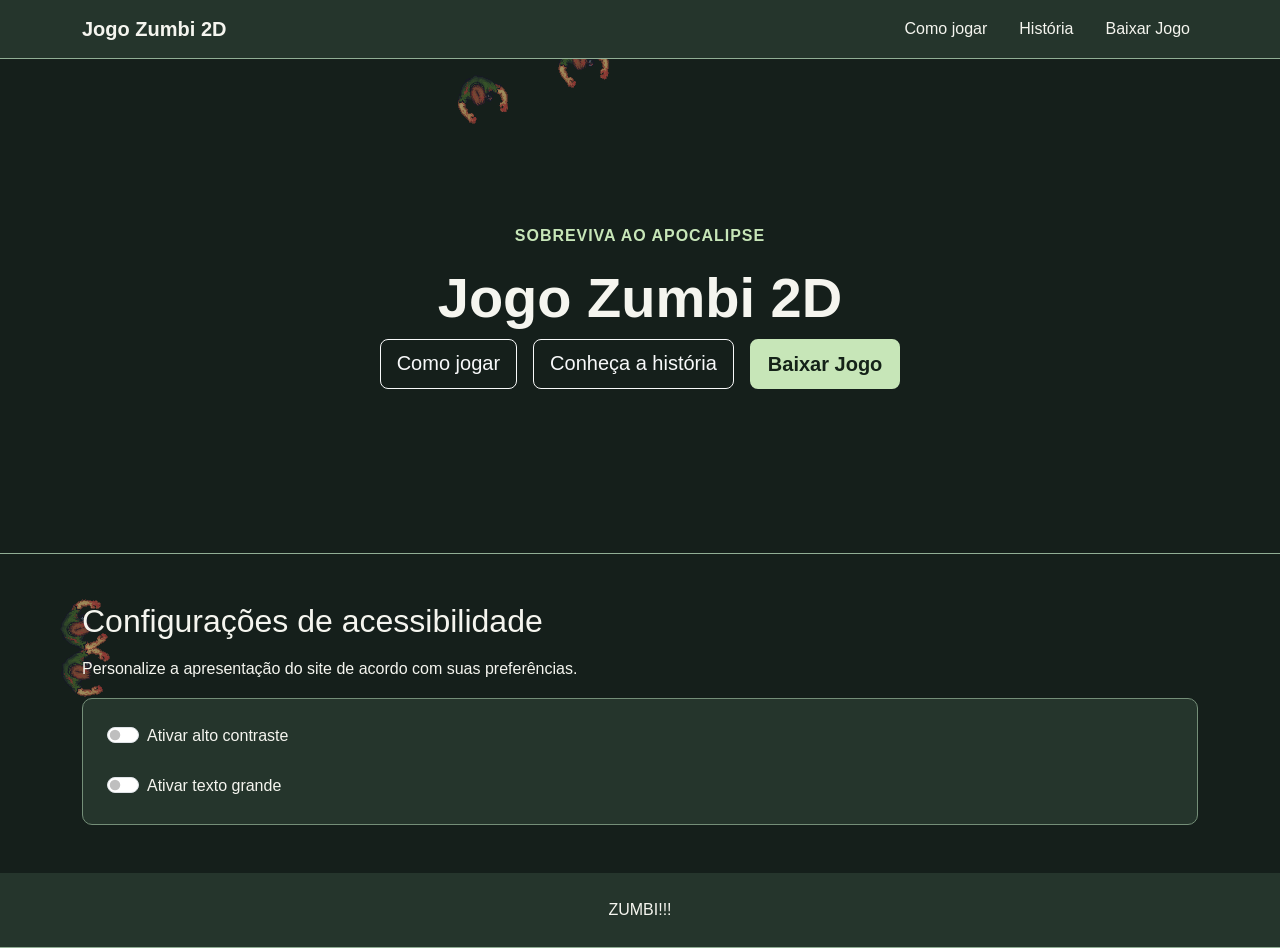
<file: index.html>
<!DOCTYPE html>
<html lang="pt-BR">

<head>
    <meta charset="UTF-8">
    <meta name="viewport"
          content="width=device-width, initial-scale=1.0">

    <title>Jogo Zumbi 2D</title>

    <link
      href="https://cdn.jsdelivr.net/npm/bootstrap@5.3.8/dist/css/bootstrap.min.css"
      rel="stylesheet"
      integrity="sha384-sRIl4kxILFvY47J16cr9ZwB07vP4J8+LH7qKQnuqkuIAvNWLzeN8tE5YBujZqJLB"
      crossorigin="anonymous">

    <link rel="stylesheet" href="./style.css">
</head>

<body>
    <div id="camada-zumbis"
        class="camada-zumbi"
        aria-hidden="true">
    </div>


    <header class="site-header">

        <nav class="navbar navbar-expand-lg navbar-dark"
             aria-label="Navegação principal">

            <div class="container">

                <a class="navbar-brand fw-bold"
                   href="./index.html">
                    Jogo Zumbi 2D
                </a>

                <button
                    class="navbar-toggler"
                    type="button"
                    data-bs-toggle="collapse"
                    data-bs-target="#menuNavegacao"
                    aria-controls="menuNavegacao"
                    aria-expanded="false"
                    aria-label="Abrir ou fechar menu">

                    <span class="navbar-toggler-icon"></span>
                </button>

                <div class="collapse navbar-collapse"
                     id="menuNavegacao">

                    <ul class="navbar-nav ms-auto gap-lg-3">

                        <li class="nav-item">
                            <a class="nav-link"
                               href="./como-jogar.html">
                                Como jogar
                            </a>
                        </li>
                        <li class="nav-item">
                            <a class="nav-link"
                               href="./historia.html">
                                História
                            </a>
                        </li>

                        <li class="nav-item">
                            <a class="nav-link"
                               href="./baixar-jogo.html">
                                Baixar Jogo
                            </a>
                        </li>

                    </ul>
                </div>
            </div>
        </nav>
    </header>

    <main id="principal">
        

        <section id="inicio"
                 class="hero py-5"
                 aria-labelledby="titulo-principal">

            <div class="container">

                <div class="row justify-content-center">
                    <div class="col-12 col-lg-9
                                text-center py-4">

                        <p class="destaque fw-bold">
                            SOBREVIVA AO APOCALIPSE
                        </p>

                        <h1 id="titulo-principal"
                            class="display-4 fw-bold">
                            Jogo Zumbi 2D
                        </h1>

                        

                        <div class="d-flex flex-wrap
                                    justify-content-center
                                    gap-3">

                            <a href="./como-jogar.html"
                               class="btn btn-outline-light btn-lg">
                                Como jogar
                            </a>

                            <a href="./historia.html"
                               class="btn btn-outline-light btn-lg">
                                Conheça a história
                            </a>

                            <a href="./baixar-jogo.html"
                               class="btn btn-tema btn-lg">
                                Baixar Jogo
                            </a>

                        </div>

                    </div>
                </div>
            </div>
        </section>

        <section id="configuracoes"
                 class="container py-5"
                 aria-labelledby="titulo-configuracoes">

            <h2 id="titulo-configuracoes" class="mb-3">
                Configurações de acessibilidade
            </h2>

            <p>
                Personalize a apresentação do site
                de acordo com suas preferências.
            </p>

            <div class="card card-zumbi">
                <div class="card-body p-4">

                    <div class="form-check form-switch mb-4">

                        <input
                            type="checkbox"
                            class="form-check-input"
                            role="switch"
                            id="alto-contraste">

                        <label class="form-check-label"
                               for="alto-contraste">
                            Ativar alto contraste
                        </label>

                    </div>

                    <div class="form-check form-switch">

                        <input
                            type="checkbox"
                            class="form-check-input"
                            role="switch"
                            id="texto-grande">

                        <label class="form-check-label"
                               for="texto-grande">
                            Ativar texto grande
                        </label>

                        

                    </div>

                </div>
            </div>
        </section>

    </main>

    <footer class="site-header py-4">
        <div class="container text-center">
            <p class="mb-0">
                ZUMBI!!!
            </p>
        </div>
    </footer>

    <script
      src="https://cdn.jsdelivr.net/npm/bootstrap@5.3.8/dist/js/bootstrap.bundle.min.js"
      integrity="sha384-FKyoEForCGlyvwx9Hj09JcYn3nv7wiPVlz7YYwJrWVcXK/BmnVDxM+D2scQbITxI"
      crossorigin="anonymous"></script>

    <script src="./script.js"></script>
    <script src="./zumbi.js"></script>

</body>
</html>
</file>
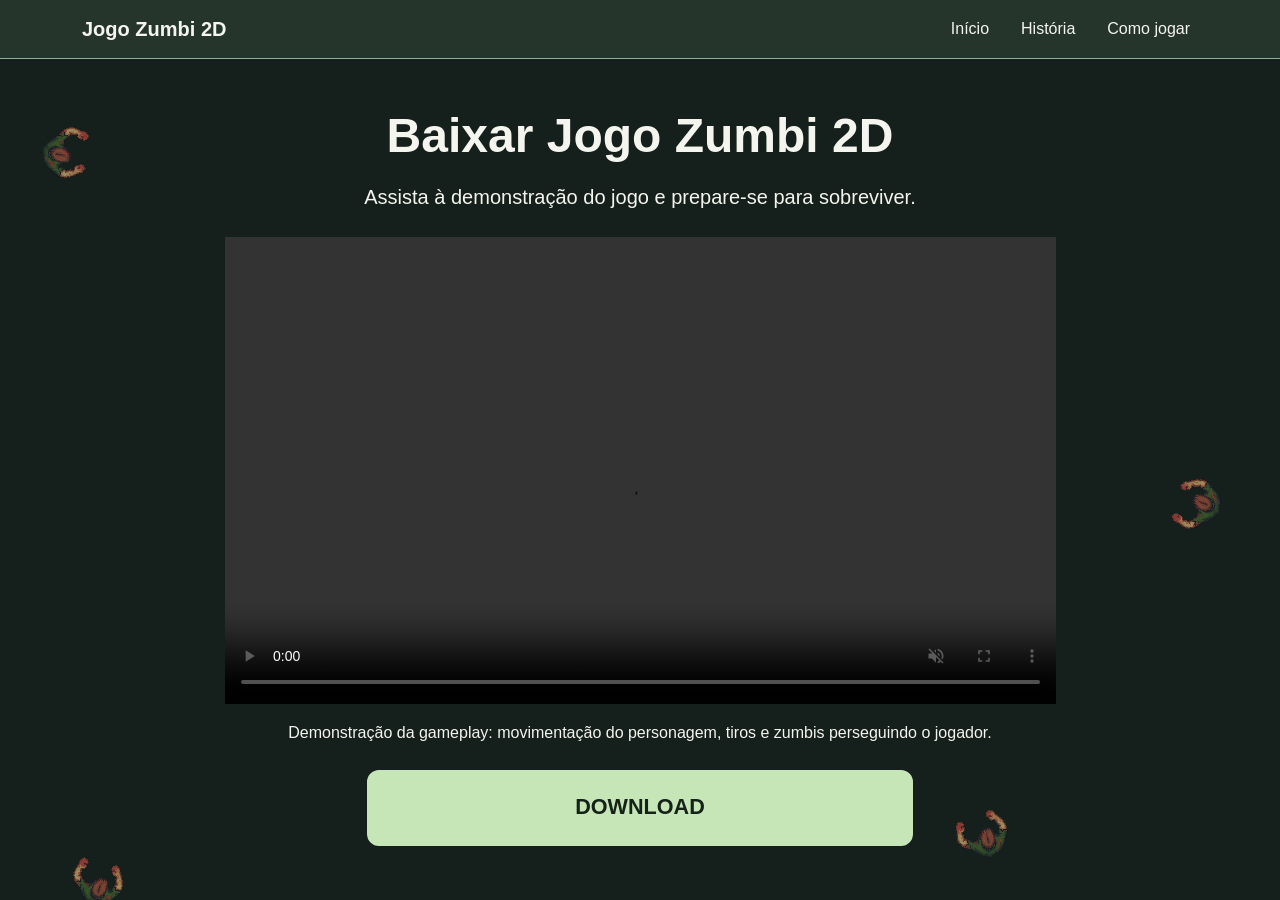
<file: baixar-jogo.html>
<!DOCTYPE html>
<html lang="pt-BR">
<head>
    <meta charset="UTF-8">
    <meta name="viewport" content="width=device-width, initial-scale=1.0">
    <title>Baixar Jogo</title>
    <link
      href="https://cdn.jsdelivr.net/npm/bootstrap@5.3.8/dist/css/bootstrap.min.css"
      rel="stylesheet"
      integrity="sha384-sRIl4kxILFvY47J16cr9ZwB07vP4J8+LH7qKQnuqkuIAvNWLzeN8tE5YBujZqJLB"
      crossorigin="anonymous">

    <link rel="stylesheet" href="./style.css">
</head>
<body>
    <div id="camada-zumbis"
        class="camada-zumbi"
        aria-hidden="true">
    </div>
    <header class="site-header">

        <nav class="navbar navbar-expand-lg navbar-dark"
             aria-label="Navegação principal">

            <div class="container">

                <a class="navbar-brand fw-bold"
                   href="./index.html">
                    Jogo Zumbi 2D
                </a>

                <button
                    class="navbar-toggler"
                    type="button"
                    data-bs-toggle="collapse"
                    data-bs-target="#menuNavegacao"
                    aria-controls="menuNavegacao"
                    aria-expanded="false"
                    aria-label="Abrir ou fechar menu">

                    <span class="navbar-toggler-icon"></span>
                </button>

                <div class="collapse navbar-collapse"
                     id="menuNavegacao">

                    <ul class="navbar-nav ms-auto gap-lg-3">

                        <li class="nav-item">
                            <a class="nav-link "
                               href="./index.html">
                                Início
                            </a>
                        </li>
                        <li class="nav-item">
                            <a class="nav-link"
                               href="./historia.html">
                                História
                            </a>
                        </li>

                        <li class="nav-item">
                            <a class="nav-link"
                               href="./como-jogar.html">
                                Como jogar
                            </a>
                        </li>


                        

                    </ul>
                </div>
            </div>
        </nav>
    </header>

    <main id="principal" class="container py-5">

    <section aria-labelledby="titulo-download"
             class="text-center">

        <div class="row justify-content-center">

            <div class="col-12 col-lg-9">

                <h1 id="titulo-download"
                    class="display-5 fw-bold mb-3">
                    Baixar Jogo Zumbi 2D
                </h1>

                <p class="lead mb-4">
                    Assista à demonstração do jogo
                    e prepare-se para sobreviver.
                </p>

                
                <figure class="mb-4">

                    <div class="ratio ratio-16x9">
                        <video
                            autoplay
                            muted
                            
                            playsinline
                            controls
                            preload="auto">

                            <source
                                src="./assets/videogameplay.mp4"
                                type="video/mp4">

                            Seu navegador não suporta vídeos HTML5.
                        </video>
                    </div>

                    <figcaption id="descricao-gameplay"
                                class="mt-3">

                        Demonstração da gameplay:
                        movimentação do personagem,
                        tiros e zumbis perseguindo
                        o jogador.

                    </figcaption>

                </figure>

                
                <div class="row justify-content-center">

                    <div class="col-12 col-md-9 col-lg-8">

                        <a
                            href="./assets/JOGO.mp4"
                            class="btn btn-tema btn-download
                            btn-lg w-100 py-3 px-4"
                            download="Gameplay-Jogo-Zumbi-2D.mp4">

                             DOWNLOAD

                        </a>

                    </div>

                </div>

                

            </div>
        </div>

    </section>
    </main>


    <script
      src="https://cdn.jsdelivr.net/npm/bootstrap@5.3.8/dist/js/bootstrap.bundle.min.js"
      integrity="sha384-FKyoEForCGlyvwx9Hj09JcYn3nv7wiPVlz7YYwJrWVcXK/BmnVDxM+D2scQbITxI"
      crossorigin="anonymous"></script>

    <script src="./script.js"></script>
    <script src="./zumbi.js"></script>
</body>
</html>
</file>
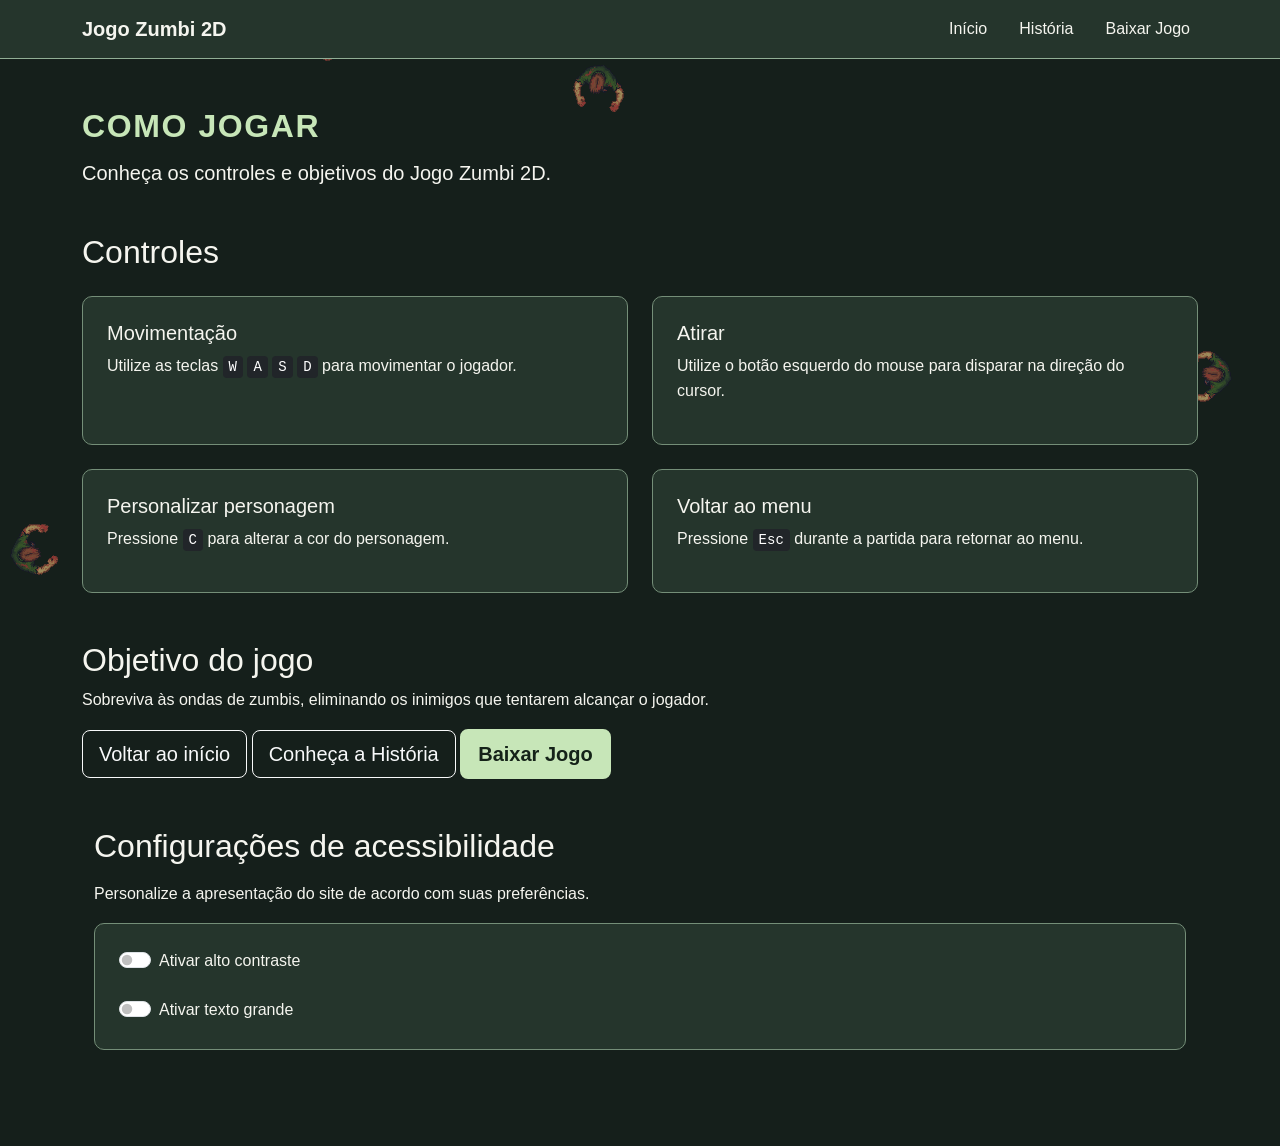
<file: como-jogar.html>
<!DOCTYPE html>
<html lang="pt-BR">
<head>
    <meta charset="UTF-8">
    <meta name="viewport" content="width=device-width, initial-scale=1.0">
    <title>Como jogar</title>
    <link
      href="https://cdn.jsdelivr.net/npm/bootstrap@5.3.8/dist/css/bootstrap.min.css"
      rel="stylesheet"
      integrity="sha384-sRIl4kxILFvY47J16cr9ZwB07vP4J8+LH7qKQnuqkuIAvNWLzeN8tE5YBujZqJLB"
      crossorigin="anonymous">

    <link rel="stylesheet" href="./style.css">
</head>
<body>
    <div id="camada-zumbis"
        class="camada-zumbi"
        aria-hidden="true">
    </div>
    <header class="site-header">

        <nav class="navbar navbar-expand-lg navbar-dark"
             aria-label="Navegação principal">

            <div class="container">

                <a class="navbar-brand fw-bold"
                   href="./index.html">
                    Jogo Zumbi 2D
                </a>

                <button
                    class="navbar-toggler"
                    type="button"
                    data-bs-toggle="collapse"
                    data-bs-target="#menuNavegacao"
                    aria-controls="menuNavegacao"
                    aria-expanded="false"
                    aria-label="Abrir ou fechar menu">

                    <span class="navbar-toggler-icon"></span>
                </button>

                <div class="collapse navbar-collapse"
                     id="menuNavegacao">

                    <ul class="navbar-nav ms-auto gap-lg-3">

                        <li class="nav-item">
                            <a class="nav-link"
                               href="./index.html">
                                Início
                            </a>
                        </li>
                        <li class="nav-item">
                            <a class="nav-link"
                               href="./historia.html">
                                História
                            </a>
                        </li>

                        <li class="nav-item">
                            <a class="nav-link"
                               href="./baixar-jogo.html">
                                Baixar Jogo
                            </a>
                        </li>


                        

                    </ul>
                </div>
            </div>
        </nav>
    </header>
    <main id="principal" class="container py-5">

    <section aria-labelledby="titulo-como-jogar">

        <h1 id="titulo-como-jogar" class="mb-3 section-title">
            Como jogar
        </h1>

        <h4 class="lead mb-5 ">
            Conheça os controles e objetivos
            do Jogo Zumbi 2D.
        </h4>

        <h2 class="mb-4">
            Controles
        </h2>

        <div class="row g-4 mb-5">

            <div class="col-12 col-md-6">
                <article class="card card-zumbi h-100">
                    <div class="card-body p-4">

                        <h3 class="h5">
                            Movimentação
                        </h3>

                        <p>
                            Utilize as teclas
                            <kbd>W</kbd>
                            <kbd>A</kbd>
                            <kbd>S</kbd>
                            <kbd>D</kbd>
                            para movimentar o jogador.
                        </p>

                    </div>
                </article>
            </div>

            <div class="col-12 col-md-6">
                <article class="card card-zumbi h-100">
                    <div class="card-body p-4">

                        <h3 class="h5">
                            Atirar
                        </h3>

                        <p>
                            Utilize o botão esquerdo
                            do mouse para disparar
                            na direção do cursor.
                        </p>

                    </div>
                </article>
            </div>

            <div class="col-12 col-md-6">
                <article class="card card-zumbi h-100">
                    <div class="card-body p-4">

                        <h3 class="h5">
                            Personalizar personagem
                        </h3>

                        <p>
                            Pressione <kbd>C</kbd>
                            para alterar a cor
                            do personagem.
                        </p>

                    </div>
                </article>
            </div>

            <div class="col-12 col-md-6">
                <article class="card card-zumbi h-100">
                    <div class="card-body p-4">

                        <h3 class="h5">
                            Voltar ao menu
                        </h3>

                        <p>
                            Pressione <kbd>Esc</kbd>
                            durante a partida
                            para retornar ao menu.
                        </p>

                    </div>
                </article>
            </div>

        </div>

        <h2>
            Objetivo do jogo
        </h2>

        <p>
            Sobreviva às ondas de zumbis,
            eliminando os inimigos que
            tentarem alcançar o jogador.
        </p>

        <a href="./index.html"
           class="btn btn-outline-light btn-lg">
            Voltar ao início
        </a>
        <a href="./historia.html"
           class="btn btn-outline-light btn-lg">
            Conheça a História
        </a>
        <a href="./baixar-jogo.html"
           class="btn btn-tema btn-lg ">
            Baixar Jogo
        </a>

    </section>
    <section id="configuracoes"
                 class="container py-5"
                 aria-labelledby="titulo-configuracoes">

            <h2 id="titulo-configuracoes" class="mb-3">
                Configurações de acessibilidade
            </h2>

            <p>
                Personalize a apresentação do site
                de acordo com suas preferências.
            </p>

            <div class="card card-zumbi">
                <div class="card-body p-4">

                    <div class="form-check form-switch mb-4">

                        <input
                            type="checkbox"
                            class="form-check-input"
                            role="switch"
                            id="alto-contraste">

                        <label class="form-check-label"
                               for="alto-contraste">
                            Ativar alto contraste
                        </label>

                    </div>

                    <div class="form-check form-switch">

                        <input
                            type="checkbox"
                            class="form-check-input"
                            role="switch"
                            id="texto-grande">

                        <label class="form-check-label"
                               for="texto-grande">
                            Ativar texto grande
                        </label>

                    </div>

                </div>
            </div>
        </section>

</main>

    <script
      src="https://cdn.jsdelivr.net/npm/bootstrap@5.3.8/dist/js/bootstrap.bundle.min.js"
      integrity="sha384-FKyoEForCGlyvwx9Hj09JcYn3nv7wiPVlz7YYwJrWVcXK/BmnVDxM+D2scQbITxI"
      crossorigin="anonymous"></script>

    <script src="./script.js"></script>
    <script src="./zumbi.js"></script>
    
</body>
</html>
</file>
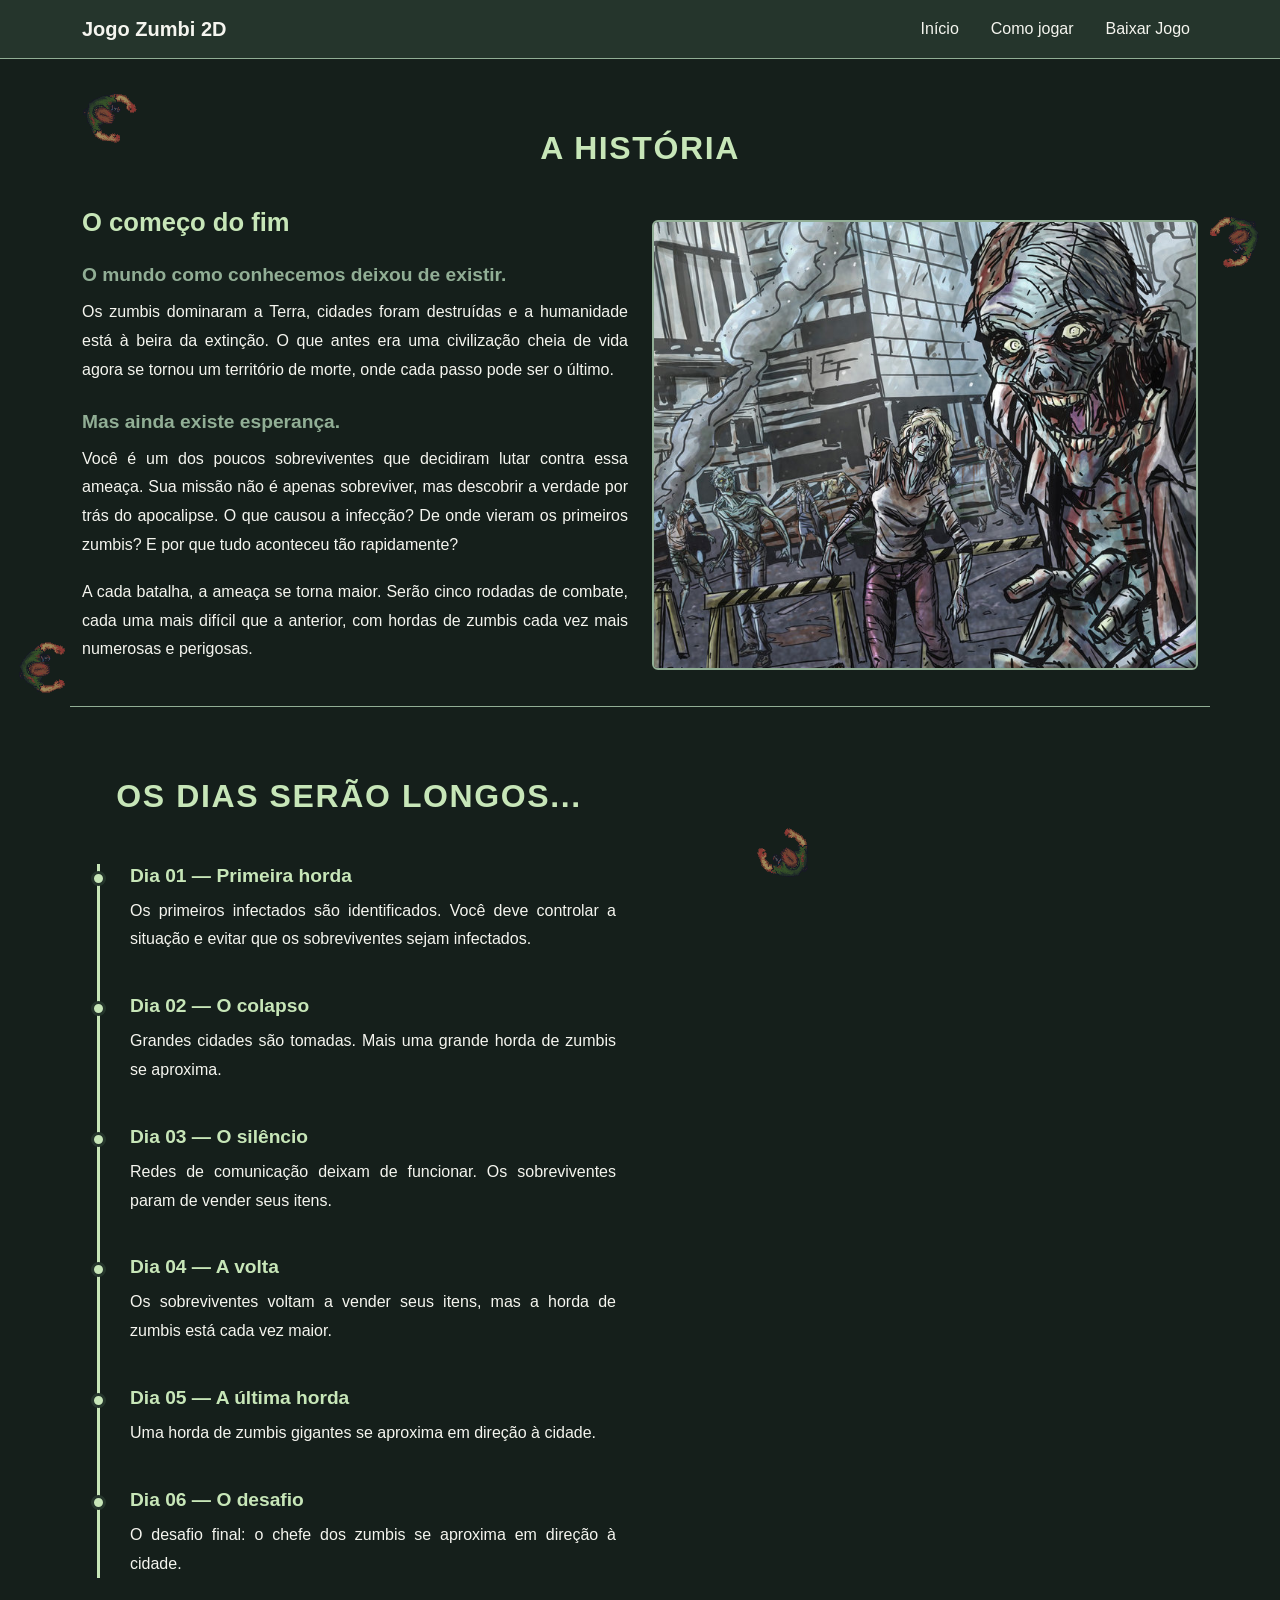
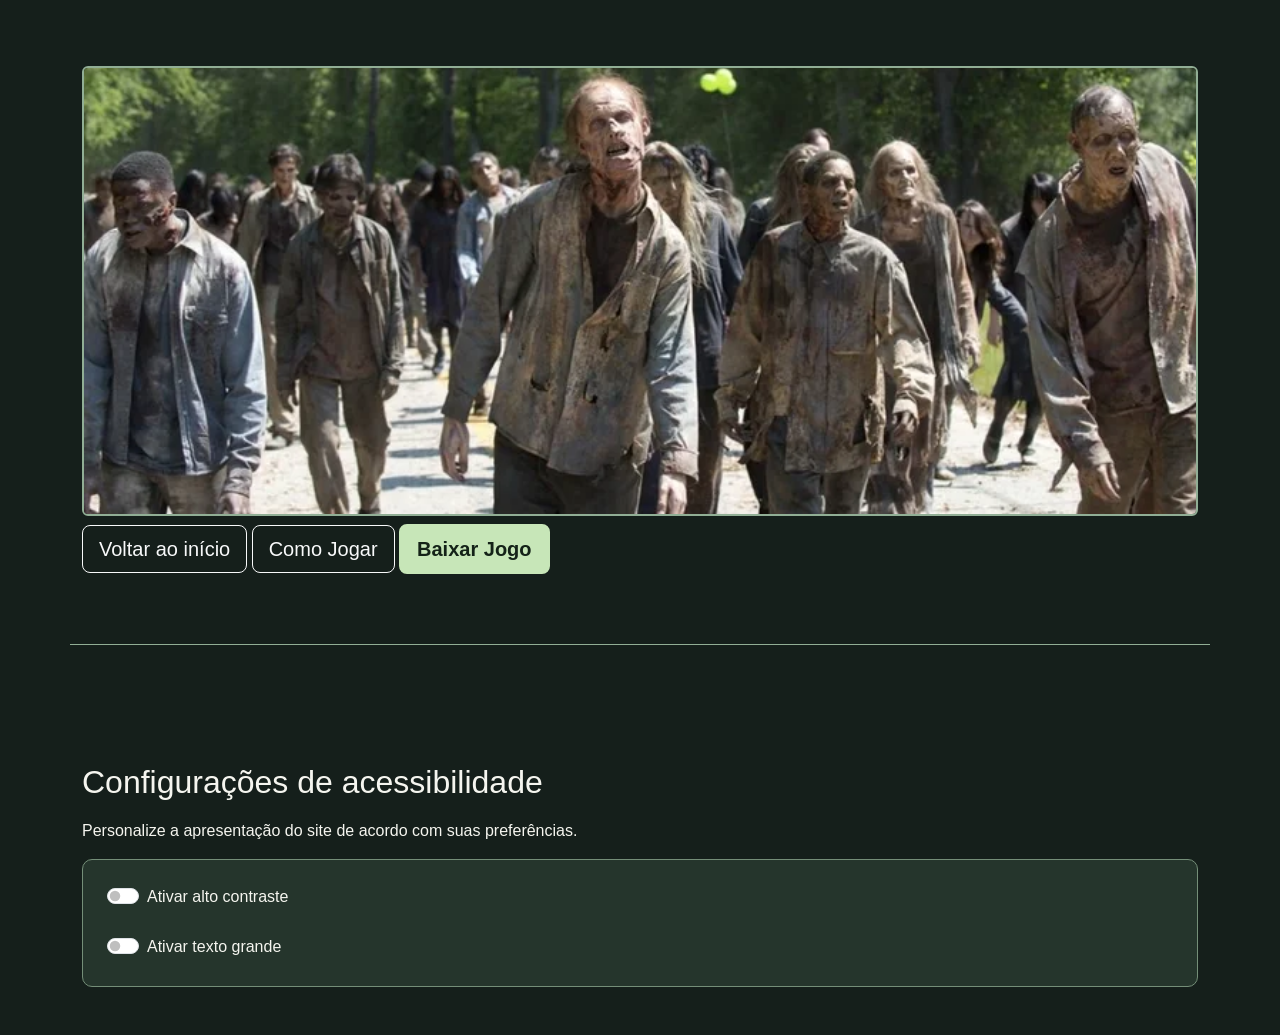
<file: historia.html>
<!DOCTYPE html>
<html lang="pt-BR">
<head>
    <meta charset="UTF-8">
    <meta name="viewport" content="width=device-width, initial-scale=1.0">
    <title>História | Jogo Zumbi 2d</title>
    <link href="https://cdn.jsdelivr.net/npm/bootstrap@5.3.8/dist/css/bootstrap.min.css"
    rel="stylesheet">

   <link rel="stylesheet" href="./style.css">
</head>
<body>
    <div id="camada-zumbis"
        class="camada-zumbi"
        aria-hidden="true">
    </div>

    <header class="site-header">

        <nav class="navbar navbar-expand-lg navbar-dark"
             aria-label="Navegação principal">

            <div class="container">

                <a class="navbar-brand fw-bold"
                   href="./index.html">
                    Jogo Zumbi 2D
                </a>

                <button
                    class="navbar-toggler"
                    type="button"
                    data-bs-toggle="collapse"
                    data-bs-target="#menuNavegacao"
                    aria-controls="menuNavegacao"
                    aria-expanded="false"
                    aria-label="Abrir ou fechar menu">

                    <span class="navbar-toggler-icon"></span>
                </button>

                <div class="collapse navbar-collapse"
                     id="menuNavegacao">

                    <ul class="navbar-nav ms-auto gap-lg-3">

                        <li class="nav-item">
                            <a class="nav-link"
                               href="./index.html">
                                Início
                            </a>
                        </li>

                        <li class="nav-item">
                            <a class="nav-link"
                               href="./como-jogar.html">
                                Como jogar
                            </a>
                        </li>
                        <li class="nav-item">
                            <a class="nav-link"
                               href="./baixar-jogo.html">
                                Baixar Jogo
                            </a>
                        </li>

                    </ul>
                </div>
            </div>
        </nav>

    </header>
    <main>

     <section class="story-section" id="historia">

        <div class="container">

            <h2 class="section-title text-center">
                A história
            </h2>

            <div class="row align-items-center g-4">

                <div class="col-lg-6">

                    <h3>O começo do fim</h3>

                    <h4>O mundo como conhecemos deixou de existir.</h4>

                    <p>
                        Os zumbis dominaram a Terra, cidades foram destruídas e a humanidade está à beira da extinção. 
                        O que antes era uma civilização cheia de vida agora se tornou um território de morte, 
                        onde cada passo pode ser o último.
                    </p>


                    <h4>Mas ainda existe esperança.</h4>

                    <p>
                        Você é um dos poucos sobreviventes que decidiram lutar contra essa ameaça.
                        Sua missão não é apenas sobreviver, mas descobrir a verdade por trás do apocalipse.
                        O que causou a infecção? De onde vieram os primeiros zumbis? 
                        E por que tudo aconteceu tão rapidamente?
                    </p>

                    <p>
                        A cada batalha, a ameaça se torna maior. Serão cinco rodadas de combate, 
                        cada uma mais difícil que a anterior, com hordas de zumbis cada vez mais numerosas e perigosas.
                    </p>


                </div>

                <div class="col-lg-6">

                    <img
                        src="assets/apocalipsezumbi1.jpg"
                        class="img-fluid rounded"
                        alt="Paisagem abandonada">

                </div>


                <section class="story-section " id="cronologia">

        <div class="container">

    <div class="row align-items-center g-5">

        <div class="col-lg-6">

            <h2 class="section-title text-center">
                Os dias serão longos...
            </h2>

            <div class="timeline mt-5 align-items-center">

                <div class="timeline-item">
                    <h4>Dia 01 — Primeira horda</h4>
                    <p>
                        Os primeiros infectados são identificados.
                        Você deve controlar a situação e evitar que os
                        sobreviventes sejam infectados.
                    </p>
                </div>

                <div class="timeline-item">
                    <h4>Dia 02 — O colapso</h4>
                    <p>
                        Grandes cidades são tomadas. Mais uma grande
                        horda de zumbis se aproxima.
                    </p>
                </div>

                <div class="timeline-item">
                    <h4>Dia 03 — O silêncio</h4>
                    <p>
                        Redes de comunicação deixam de funcionar.
                        Os sobreviventes param de vender seus itens.
                    </p>
                </div>

                <div class="timeline-item">
                    <h4>Dia 04 — A volta</h4>
                    <p>
                        Os sobreviventes voltam a vender seus itens,
                        mas a horda de zumbis está cada vez maior.
                    </p>
                </div>

                <div class="timeline-item">
                    <h4>Dia 05 — A última horda</h4>
                    <p>
                        Uma horda de zumbis gigantes se aproxima
                        em direção à cidade.
                    </p>
                </div>

                <div class="timeline-item">
                    <h4>Dia 06 — O desafio</h4>
                    <p>
                        O desafio final: o chefe dos zumbis se aproxima
                        em direção à cidade.
                    </p>
                </div>

            </div>

        </div>

        <div class="h-100" style="min-height: 400px;">
                <img
                    src="assets/apocalipsezumbi3.webp"
                    class="w-100 h-100 rounded"
                    alt="Paisagem pós-apocalíptica"
                    style="object-fit: cover;"
                >
            </div>

    </div>
    <a href="./index.html"
           class="btn btn-outline-light btn-lg mt-2">
            Voltar ao início
        </a>
        <a href="./como-jogar.html"
           class="btn btn-outline-light btn-lg mt-2">
            Como Jogar
        </a>
        <a href="./baixar-jogo.html"
           class="btn btn-tema btn-lg mt-2">
            Baixar Jogo
        </a>
    

</div>


    </section>

                
            </div>
            

        </div>

        

    </section>

    <section id="configuracoes"
                 class="container py-5"
                 aria-labelledby="titulo-configuracoes">

            <h2 id="titulo-configuracoes" class="mb-3">
                Configurações de acessibilidade
            </h2>

            <p>
                Personalize a apresentação do site
                de acordo com suas preferências.
            </p>

            <div class="card card-zumbi">
                <div class="card-body p-4">

                    <div class="form-check form-switch mb-4">

                        <input
                            type="checkbox"
                            class="form-check-input"
                            role="switch"
                            id="alto-contraste">

                        <label class="form-check-label"
                               for="alto-contraste">
                            Ativar alto contraste
                        </label>

                    </div>

                    <div class="form-check form-switch">

                        <input
                            type="checkbox"
                            class="form-check-input"
                            role="switch"
                            id="texto-grande">

                        <label class="form-check-label"
                               for="texto-grande">
                            Ativar texto grande
                        </label>

                        

                    </div>

                </div>
            </div>
        </section>
    </main>

    <script src="./script.js"></script>
    <script src="https://cdn.jsdelivr.net/npm/bootstrap@5.3.8/dist/js/bootstrap.bundle.min.js"></script>
    <script src="./zumbi.js"></script>

</body>
</html>
</file>
<file: style.css>
:root{
    --fundo: #151f1b;
    --superficie: #25352c;
    --texto: #f5f5ef;
    --destaque: #c7e6b8;
    --texto-botao:#142218;
    --borda: #91ae95;
    --foco: #ffdc73;
}

body{
    margin: 0;
    background: var(--fundo);
    color: var(--texto);
    font-family: arial,sans-serif;
    font-size: 1rem;
    line-height: 1.6;
}
.site-header{
    background: var(--superficie);
    border-bottom: 1px solid var(--borda);
}

.navbar .navbar-brand, .navbar .nav-link{
    color: var(--texto);
}

.navbar .nav-link:hover{
    color: var(--destaque);
}

.hero{
    background: var(--fundo);
    border-bottom: 1px solid var(--borda);
    min-height: 55vh;
    display: flex;
    align-items: center;
}

.destaque{
    color: var(--destaque);
    letter-spacing: 0.06em;
}

h1,h2,h3{
    color: var(--texto);
}

h4{
    font-size: 1.2rem;
}

.btn-tema{
    background: var(--destaque);
    color: var(--texto-botao);
    border: 2px solid var(--destaque);
    font-weight: 700;
    min-height: 48px;
}
.btn-tema:hover{
    background: #e3f5dc;
    color: #142218;
    border-color: #e3f5dc;
}

.card-zumbi{
    background: var(--superficie);
    color:var(--texto);
    border: 1px solid #748e78;
    border-radius: 10px;
}

body.alto-contraste {
    --fundo: #000000;
    --superficie: #000000;
    --texto: #ffffff;
    --destaque: #ffff00;
    --borda: #ffffff;
    --foco: #00ffff;
}

html.texto-grande{
    font-size: 150%;
}

@media (prefers-reduced-motion: reduce){
    *,
    *::before,
    *::after{
        animation-duration: 0.001ms !important;
        transition-duration: 0.001ms !important;
        scroll-behavior: auto !important;
    }
}



.camada-zumbi {
    position: fixed;
    inset: 0;
    width: 100%;
    height: 100%;
    overflow: hidden;
    pointer-events: none;
    z-index: 1;
}


.zumbi-animado {
    position: absolute;
    top: 0;
    left: 0;
    width: 80px;
    height: 80px;
    object-fit: contain;
    image-rendering: pixelated;
    opacity: 0.65;
    will-change: transform;
}


.site-header,
main,
footer {
    position: relative;
    z-index: 2;
}


.hero {
    background: transparent;
}


.btn-download {
    display: inline-flex;
    align-items: center;
    justify-content: center;

    min-height: 76px;
    font-size: 1.35rem;
    font-weight: 700;
    text-align: center;
    white-space: normal;
    border-radius: 12px;
}


.btn-download:focus-visible {
    outline: 3px solid var(--foco) !important;
    outline-offset: 4px;
}


@media (max-width: 575.98px) {
    .btn-download {
        min-height: 64px;
        font-size: 1.1rem;
    }
}


video {
    display: block;
    max-width: 100%;
}

/* ================================
   PÁGINA DE HISTÓRIA
================================ */
/* Seção principal da história */
.story-section {
    padding: 70px 0;
    background: transparent;
}

/* Título das seções */
.section-title {
    color: var(--destaque);
    font-size: 2rem;
    font-weight: 700;
    text-transform: uppercase;
    letter-spacing: 0.05em;
    margin-bottom: 40px;
}

/* Subtítulos */
.story-section h3 {
    color: var(--destaque);
    font-size: 1.6rem;
    font-weight: 700;
    margin-bottom: 20px;
}

.story-section h4 {
    color: var(--borda);
    font-weight: 700;
    margin-top: 25px;
    margin-bottom: 12px;
}

/* Parágrafos */
.story-section p {
    color: var(--texto);
    line-height: 1.8;
    text-align: justify;
    margin-bottom: 18px;
}

/* Imagem da história */
.story-section img {
    width: 100%;
    max-height: 450px;
    object-fit: cover;
    border: 2px solid var(--borda);
    border-radius: 12px;
}

/* ================================
   CRONOLOGIA DO APOCALIPSE
   */

#cronologia {
    background: transparent !important;
    border-top: 1px solid var(--borda);
    border-bottom: 1px solid var(--borda);
}

.timeline {
    border-left: 3px solid var(--destaque);
    padding-left: 30px;
    margin-left: 15px;
}

.timeline-item {
    position: relative;
    margin-bottom: 40px;
}

.timeline-item::before {
    content: "";
    position: absolute;
    left: -39px;
    top: 7px;
    width: 15px;
    height: 15px;
    background: var(--destaque);
    border: 3px solid var(--superficie);
    border-radius: 50%;
}

.timeline-item h4 {
    color: var(--destaque);
    font-size: 1.2rem;
    margin-top: 0;
    margin-bottom: 10px;
}

.timeline-item p {
    color: var(--texto);
    max-width: 700px;
}

/* ================================
   RESPONSIVIDADE
*/
@media (max-width: 768px) {

    .story-section {
        padding: 45px 0;
    }

    .section-title {
        font-size: 1.6rem;
        margin-bottom: 30px;
    }

    .story-section h3 {
        font-size: 1.4rem;
    }

    .story-section img {
        max-height: 300px;
    }

    .timeline {
        padding-left: 25px;
    }

    .timeline-item::before {
        left: -34px;
    }

}
</file>
